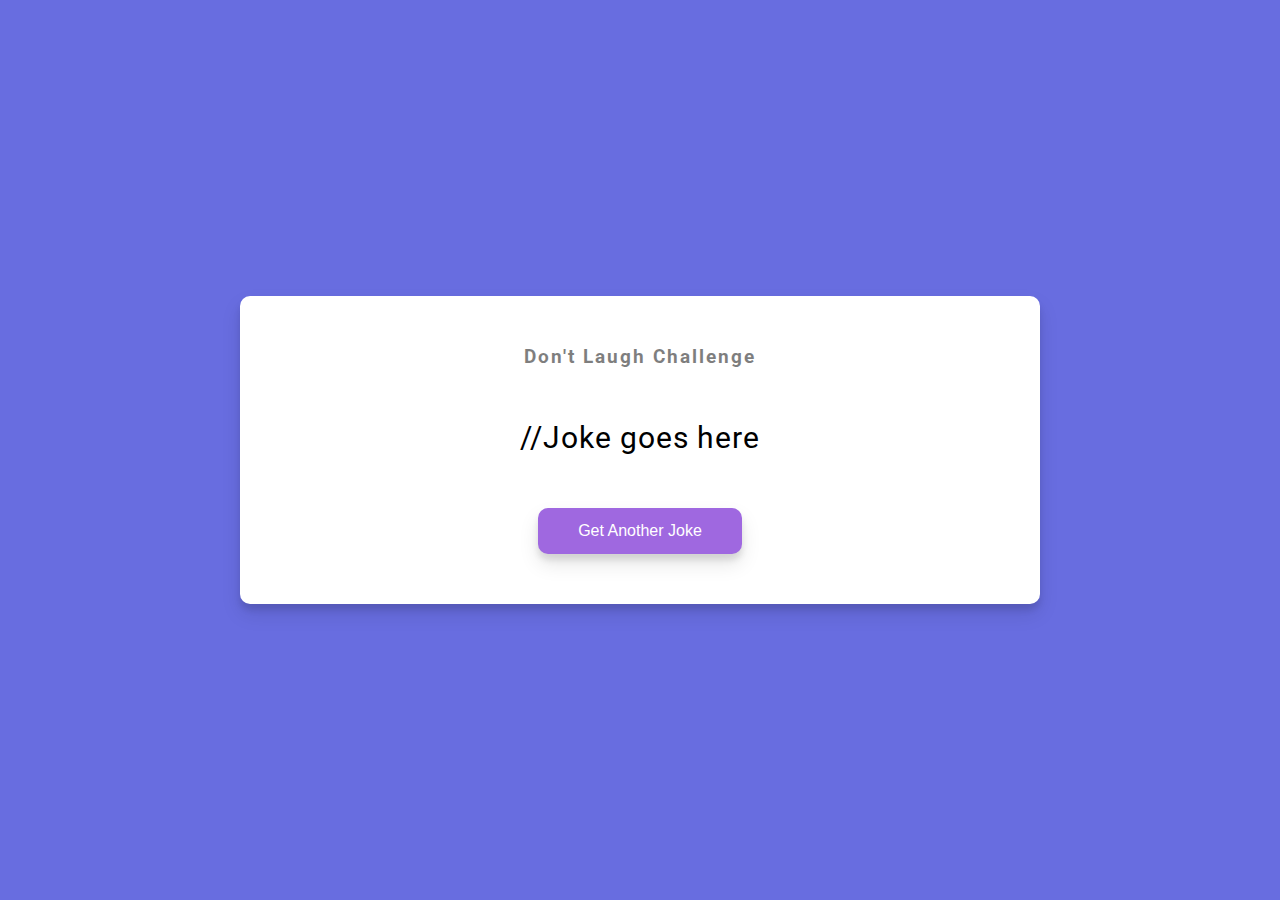
<file: dad-jokes/index.html>
<!DOCTYPE html>
<html lang="en">

<head>
    <meta charset="UTF-8">
    <meta name="viewport" content="width=device-width, initial-scale=1.0">
    <link rel="stylesheet" href="style.css">
    <title>Dad Jokes</title>
</head>

<body>
    <div class="container">
        <h3>Don't Laugh Challenge</h3>
        <div id="joke" class="joke">
            //Joke goes here
        </div>
        <button id="jokeBtn" class="btn">Get Another Joke</button>
    </div>
    <script src="js/script.js"></script>
</body>

</html>
</file>
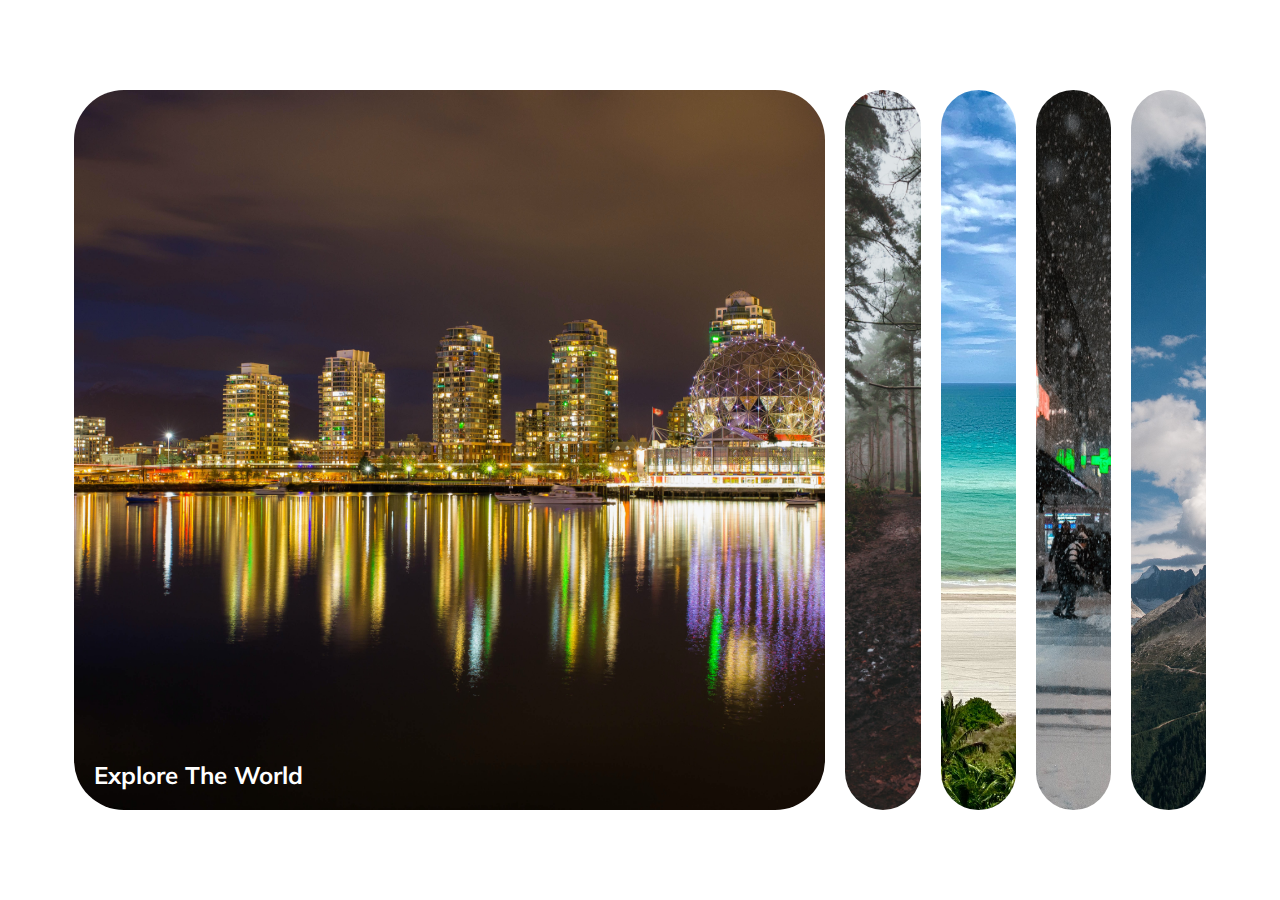
<file: expandingcards/index.html>
<!DOCTYPE html>
<html lang="en">

<head>
    <meta charset="UTF-8">
    <meta http-equiv="X-UA-Compatible" content="IE=edge">
    <meta name="viewport" content="width=device-width, 
    initial-scale=1.0">
    <link rel="stylesheet" href="https://cdnjs.cloudflare.com/
    ajax/libs/font-awesome/5.15.3/css/all.min.css" integrity="sha512-iBBXm8fW90+nuLcSKlbmrPcLa0OT92xO1BIsZ+ywDWZCvqsWgccV3gFoRBv0z+8dLJgyAHIhR35VZc2oM/gI
    1w==" crossorigin="anonymous" referrerpolicy="no-referrer" />
    <link rel="stylesheet" href="css/style.css">
    <title>Expanding Cards</title>
</head>

<body>
    <div class="container">
        <div class="panel active" style="background-image: url('./images/explore.jpg')">
            <h3>Explore The World</h3>
        </div>

        <div class="panel" style="background-image: url('./images/wild.jpg')">
            <h3>Wild Forest</h3>
        </div>

        <div class="panel" style="background-image: url('./images/beach.jpg')">
            <h3>Sunny Beach</h3>
        </div>

        <div class="panel" style="background-image: url('./images/snow.jpg')">
            <h3>City on Winter</h3>
        </div>

        <div class="panel" style="background-image: url('./images/mountain.jpg')">
            <h3>Mountains - Clouds</h3>
        </div>
    </div>






    <script src="js/script.js"></script>
</body>

</html>
</file>
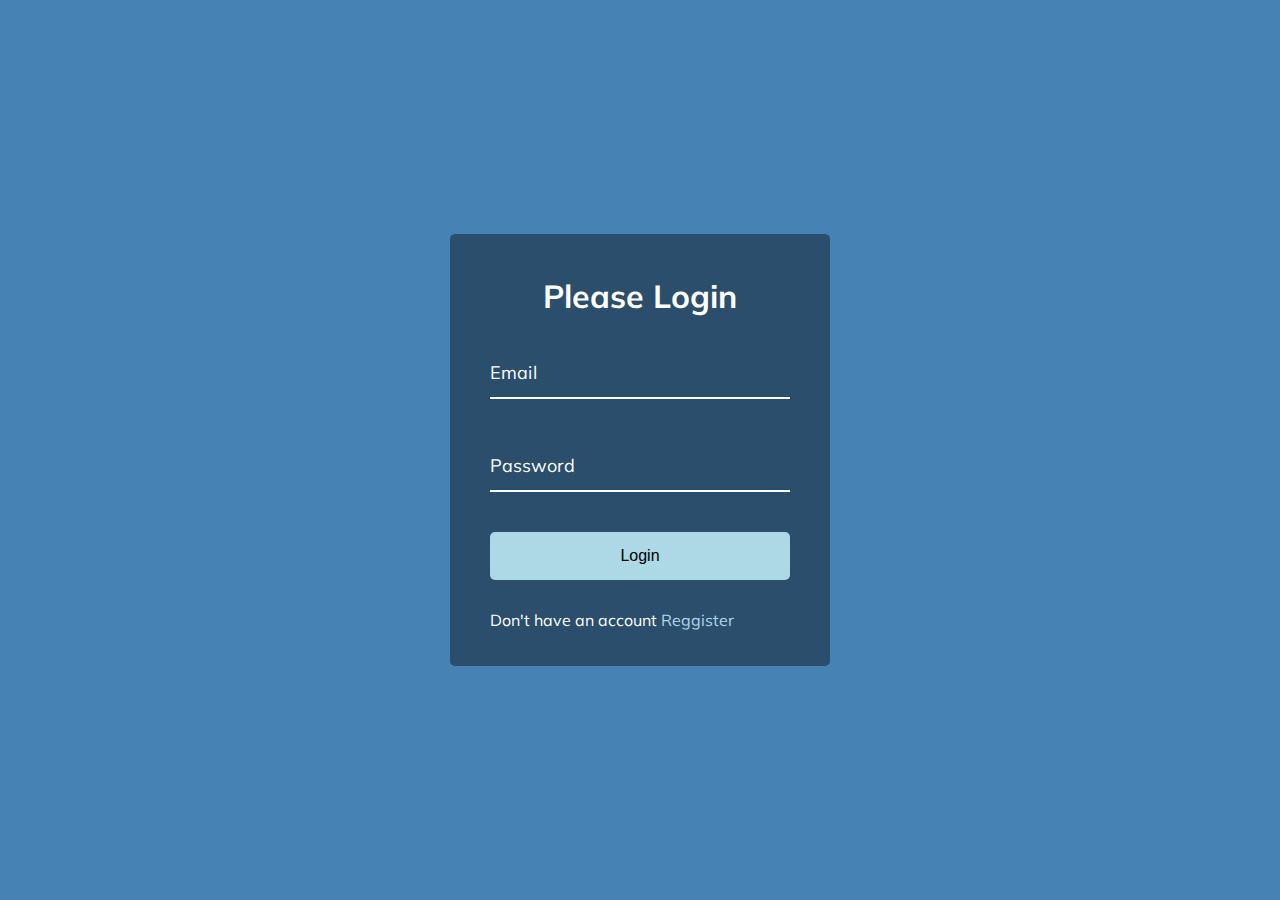
<file: form-input-wave/index.html>
<!DOCTYPE html>
<html lang="en">
<head>
    <meta charset="UTF-8">
    <meta http-equiv="X-UA-Compatible" content="IE=edge">
    <meta name="viewport" content="width=device-width, initial-scale=1.0">
    <link rel="stylesheet" href="style.css">
    <link rel="stylesheet" href="https://cdnjs.cloudflare.com/ajax/libs/font-awesome/5.15.3/css/all.min.css" integrity="sha512-iBBXm8fW90+nuLcSKlbmrPcLa0OT92xO1BIsZ+ywDWZCvqsWgccV3gFoRBv0z+8dLJgyAHIhR35VZc2oM/gI1w==" crossorigin="anonymous" referrerpolicy="no-referrer" />
    <title>Form Input Wave</title>
</head>
<body>
    <div class="container">
        <h1>Please Login</h1>
        <form>
            <div class="form-control">
               <input type="text" required=''>
               <label>Email</label> 
            </div>

            <div class="form-control">
                <input type="password" required=''>
                <label>Password</label>
                <!-- <label>
                    <span style="transition-delay: 0ms;">E</span>
                    <span style="transition-delay: 50ms;">m</span>
                    <span style="transition-delay: 100ms;">a</span>
                    <span style="transition-delay: 150ms;">i</span>
                    <span style="transition-delay: 200ms;">l</span>
                </label>  -->
             </div>

             <button class="btn">Login</button>

             <p class="text">Don't have an account <a href="#">Reggister</a> </p>
        </form>
    </div>
    <script src="js/script.js"></script>
</body>
</html>
</file>
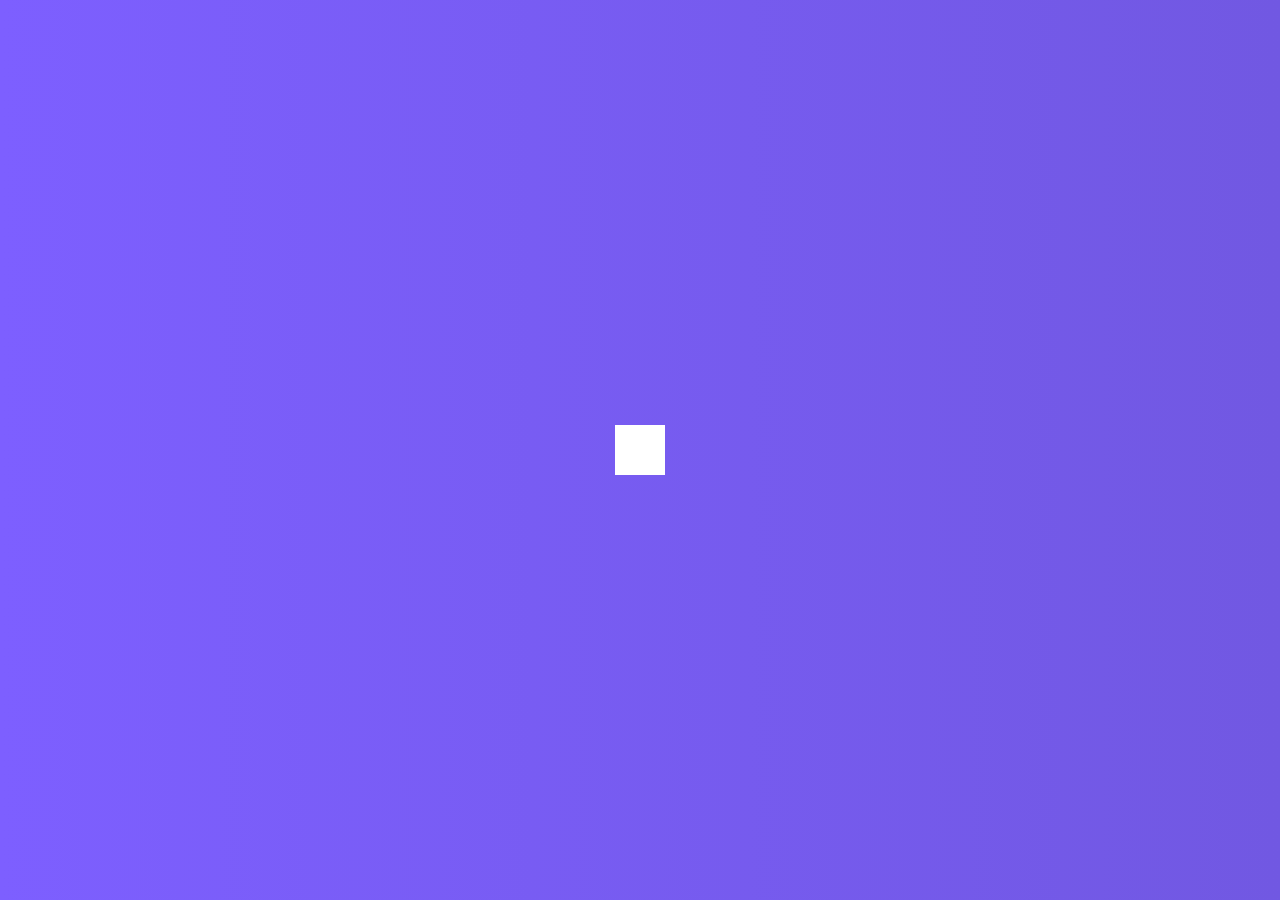
<file: hidden-search/index.html>
<!DOCTYPE html>
<html lang="en">

<head>
    <meta charset="UTF-8">
    <meta http-equiv="X-UA-Compatible" content="IE=edge">
    <meta name="viewport" content="width=device-width, 
    initial-scale=1.0">
    <link rel="stylesheet" href="https://cdnjs.cloudflare.com/ajax/libs/font-awesome/5.15.3/css/all.min.css" integrity="sha512-iBBXm8fW90+nuLcSKlbmrPcLa0OT92xO1BIsZ+ywDWZCvqsWgccV3gFoRBv0z+8dLJgyAHIhR35VZc2oM/gI1w==" crossorigin="anonymous" referrerpolicy="no-referrer" />
    <link rel="stylesheet" href="style.css">
    <title>Hidden Search</title>
</head>

<body>
    <div class="search">
        <input type="text" class="input" placeholder="search...">
        <button class="btn">
            <i class="fas fa-search"></i>
        </button>
    </div>

    <script src="js/script.js"></script>
</body>

</html>
</file>
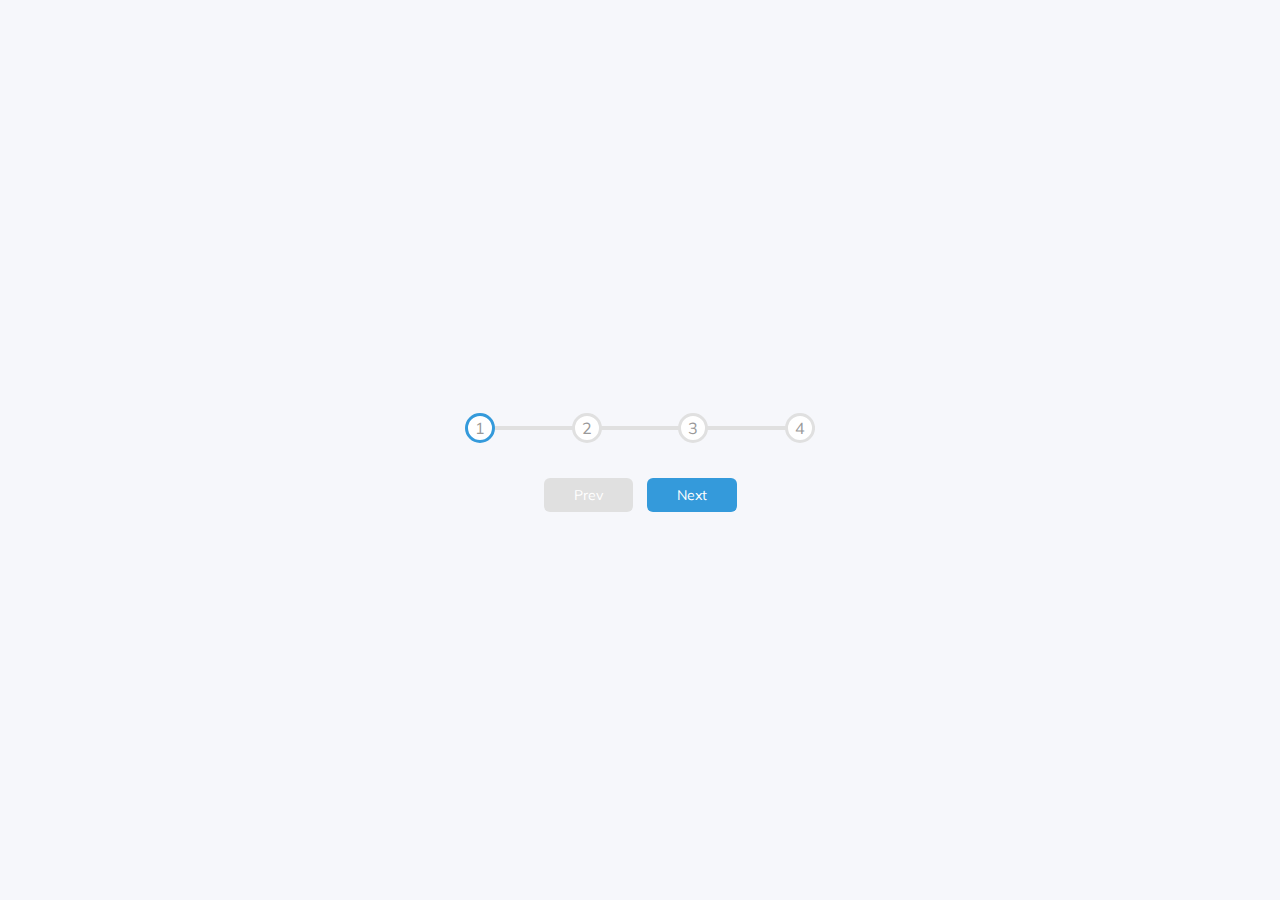
<file: progress_steps/index.html>
<!DOCTYPE html>
<html lang="en">

<head>
    <meta charset="UTF-8">
    <meta http-equiv="X-UA-Compatible" content="IE=edge">
    <meta name="viewport" content="width=device-width, initial-scale=1.0">
    <link rel="stylesheet" href="style.css">
    <title>Progress Steps</title>
</head>

<body>
    <div class="container">
        <div class="progress-container">
            <div class="progress" id="progress"></div>
            <div class="circle active">1</div>
            <div class="circle">2</div>
            <div class="circle">3</div>
            <div class="circle">4</div>
        </div>

        <button class="btn" id="prev" disabled>Prev</button>
        <button class="btn" id="next">Next</button>
    </div>


    <script src="js/script.js"></script>
</body>

</html>
</file>
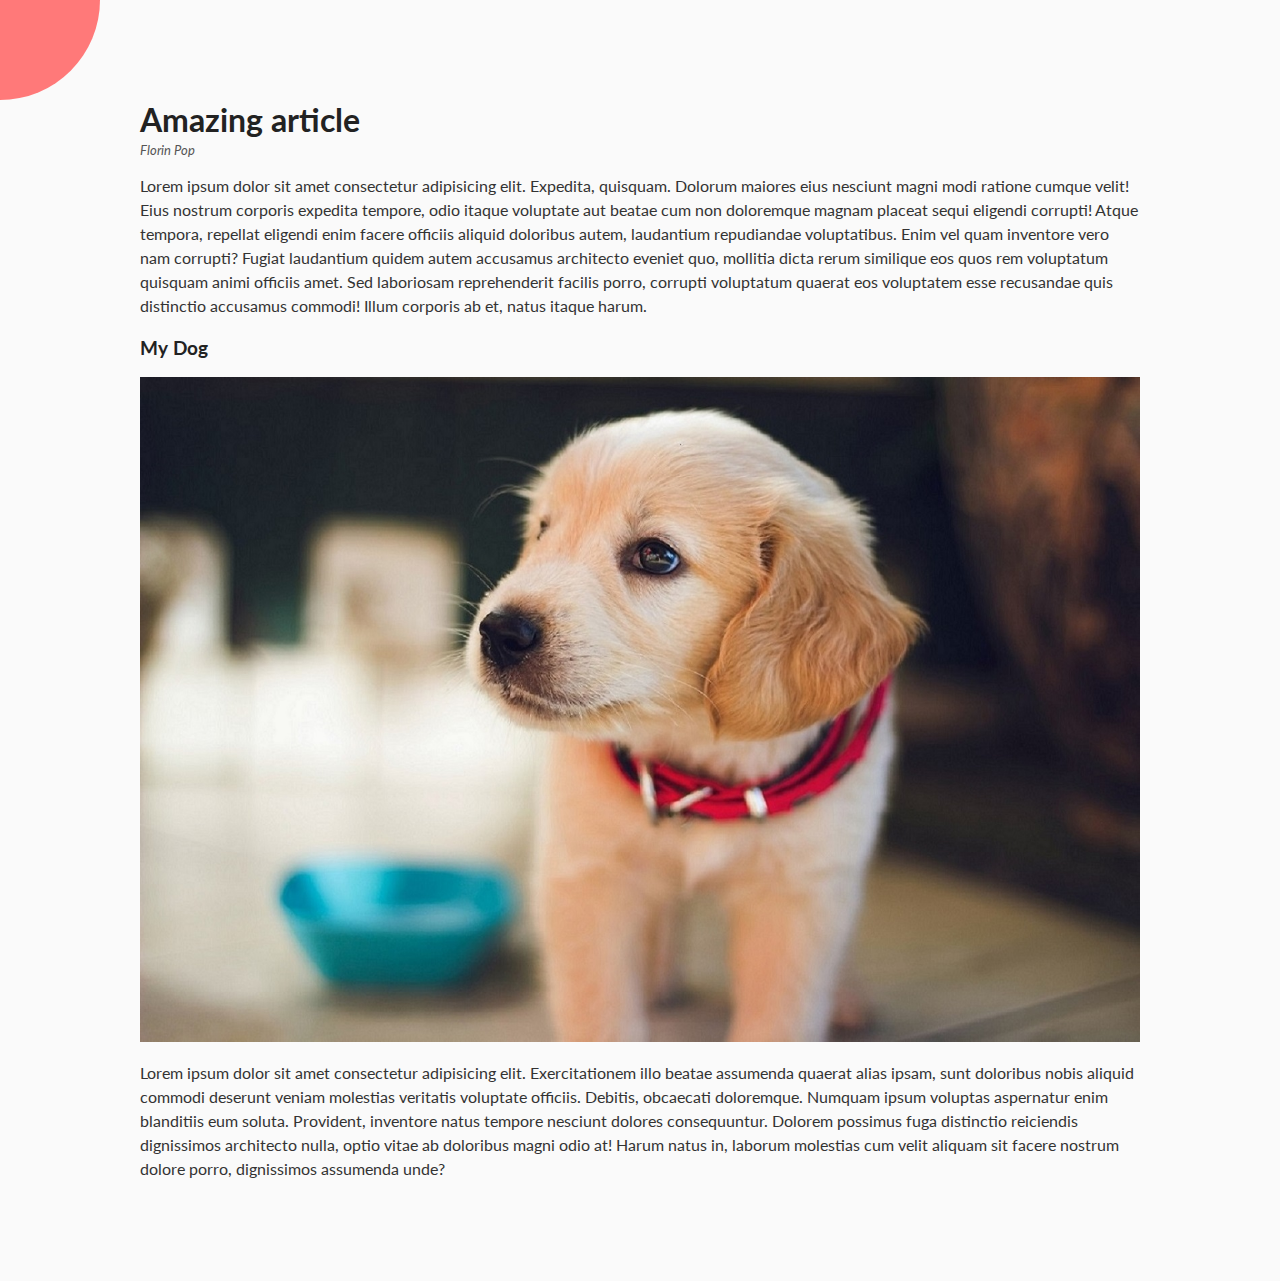
<file: rot_nav/index.html>
<!DOCTYPE html>
<html lang="en">

<head>
    <meta charset="UTF-8">
    <meta http-equiv="X-UA-Compatible" content="IE=edge">
    <meta name="viewport" content="width=device-width, 
    initial-scale=1.0">
    <link rel="stylesheet" href="https://cdnjs.cloudflare.com/ajax/libs/font-awesome/5.15.3/css/all.min.css" integrity="sha512-iBBXm8fW90+nuLcSKlbmrPcLa0OT92xO1BIsZ+ywDWZCvqsWgccV3gFoRBv0z+8dLJgyAHIhR35VZc2oM/gI1w==" crossorigin="anonymous" referrerpolicy="no-referrer" />
    <link rel="stylesheet" href="style.css">
    <title>Rotating Navigation</title>
</head>

<body>
    <div class="container">
        <div class="circle-container">
            <div class="circle">
                <button id="close">
                    <i class="fas fa-times"></i>
                </button>
                <button id="open">
                    <i class="fas fa-bars"></i>
                </button>
            </div>
        </div>

        <div class="content">
            <h1>Amazing article</h1>
            <small>Florin Pop</small>
            <p>Lorem ipsum dolor sit amet consectetur adipisicing elit. Expedita, quisquam. Dolorum maiores eius nesciunt magni modi ratione cumque velit! Eius nostrum corporis expedita tempore, odio itaque voluptate aut beatae cum non doloremque magnam placeat sequi eligendi corrupti! Atque tempora, repellat eligendi enim facere officiis aliquid doloribus autem, laudantium repudiandae voluptatibus. Enim vel quam inventore vero nam corrupti? Fugiat laudantium quidem autem accusamus architecto eveniet quo, mollitia dicta rerum similique eos quos rem voluptatum quisquam animi officiis amet. Sed laboriosam reprehenderit facilis porro, corrupti voluptatum quaerat eos voluptatem esse recusandae quis distinctio accusamus commodi! Illum corporis ab et, natus itaque harum.</p>

            <h3>My Dog</h3>
            <img src="images/dog.jpg" alt="doggy">
            <p>Lorem ipsum dolor sit amet consectetur adipisicing elit. Exercitationem illo beatae assumenda quaerat alias ipsam, sunt doloribus nobis aliquid commodi deserunt veniam molestias veritatis voluptate officiis. Debitis, obcaecati doloremque. Numquam ipsum voluptas aspernatur enim blanditiis eum soluta. Provident, inventore natus tempore nesciunt dolores consequuntur. Dolorem possimus fuga distinctio reiciendis dignissimos architecto nulla, optio vitae ab doloribus magni odio at! Harum natus in, laborum molestias cum velit aliquam sit facere nostrum dolore porro, dignissimos assumenda unde?</p>
        </div>
    </div>

    <nav>
        <ul>
            <li><i class="fas fa-home"></i>Home</li>
            <li><i class="fas fa-user-alt"></i>About</li>
            <li><i class="fas fa-envelope"></i>Contact</li>
        </ul>
    </nav>
    <script src="js/script.js"></script>
</body>

</html>
</file>
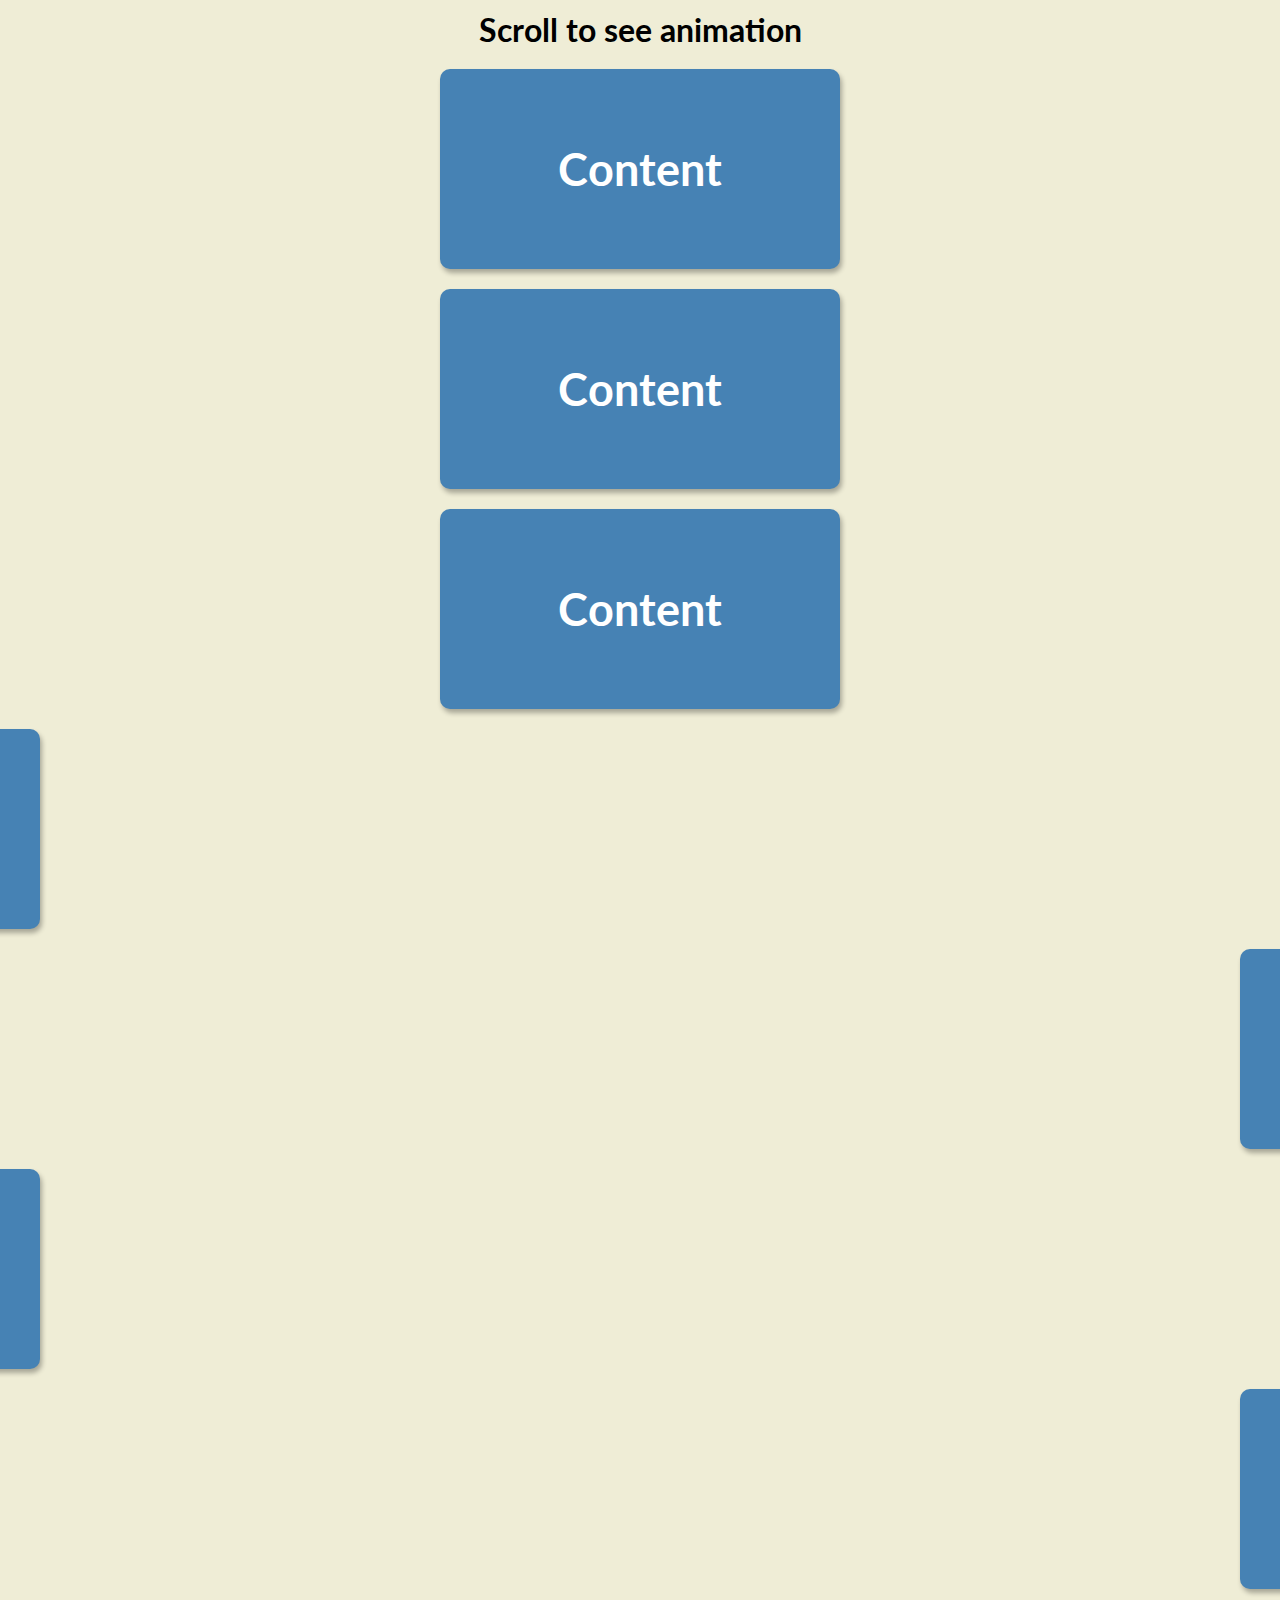
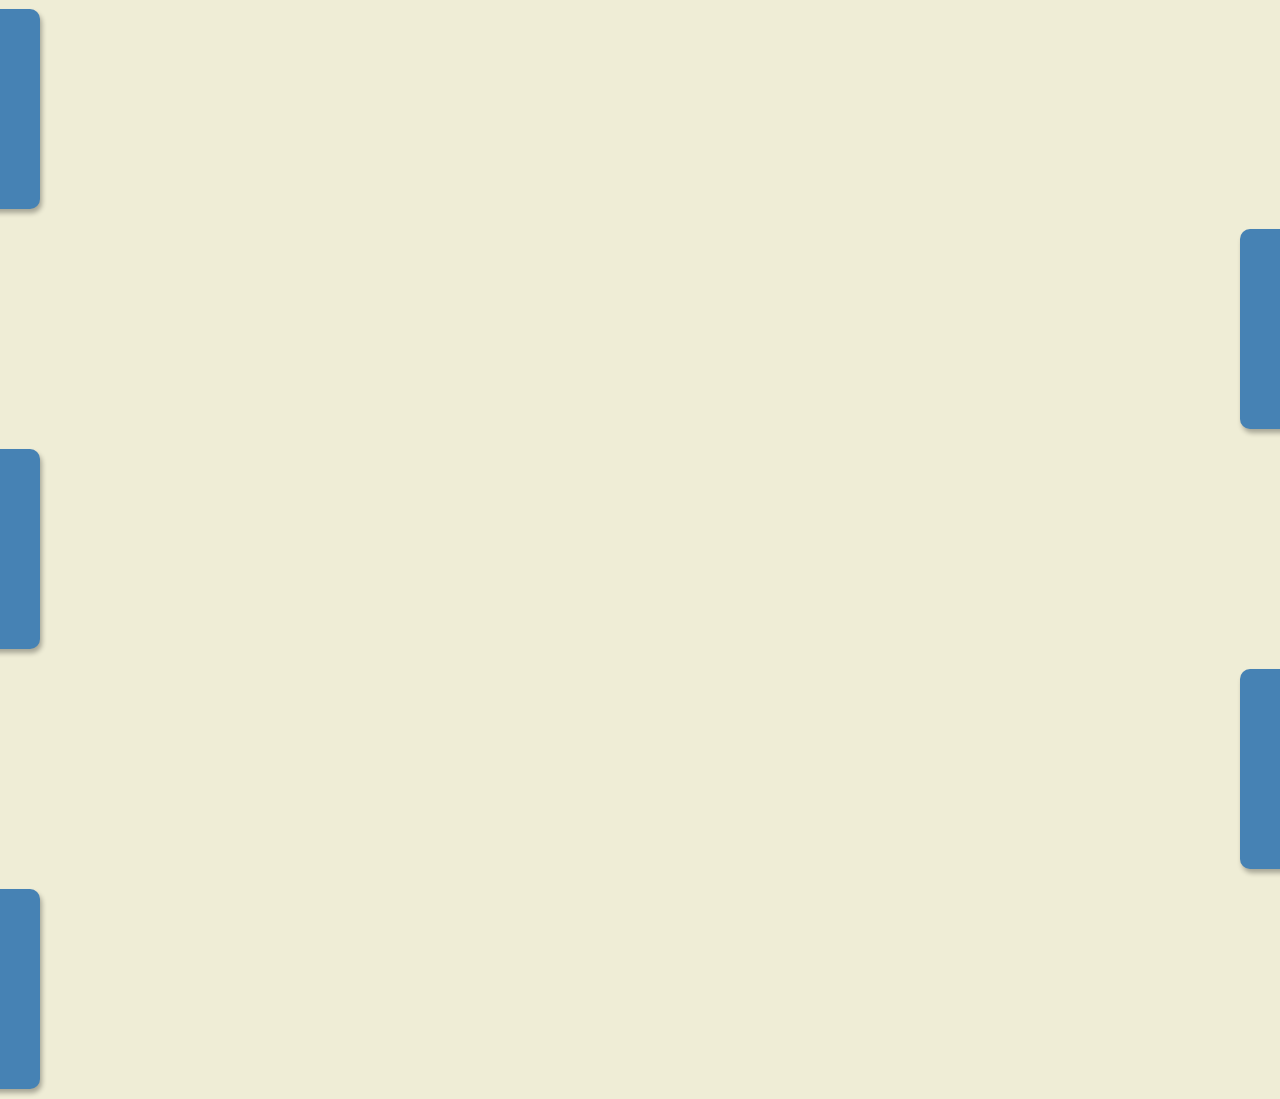
<file: scroll-animation/index.html>
<!DOCTYPE html>
<html lang="en">

<head>
    <meta charset="UTF-8">
    <meta http-equiv="X-UA-Compatible" content="IE=edge">
    <meta name="viewport" content="width=device-width,initial-scale=1.0">
    <link rel="stylesheet" href="style.css">
    <title>Scroll Animation</title>
</head>
<body>
    <h1>Scroll to see animation</h1>
    <div class="box"><h2>Content</h2></div>
    <div class="box"><h2>Content</h2></div>
    <div class="box"><h2>Content</h2></div>
    <div class="box"><h2>Content</h2></div>
    <div class="box"><h2>Content</h2></div>
    <div class="box"><h2>Content</h2></div>
    <div class="box"><h2>Content</h2></div>
    <div class="box"><h2>Content</h2></div>
    <div class="box"><h2>Content</h2></div>
    <div class="box"><h2>Content</h2></div>
    <div class="box"><h2>Content</h2></div>
    <div class="box"><h2>Content</h2></div>


    <script src="js/script.js"></script>
</body>
</html>
</file>
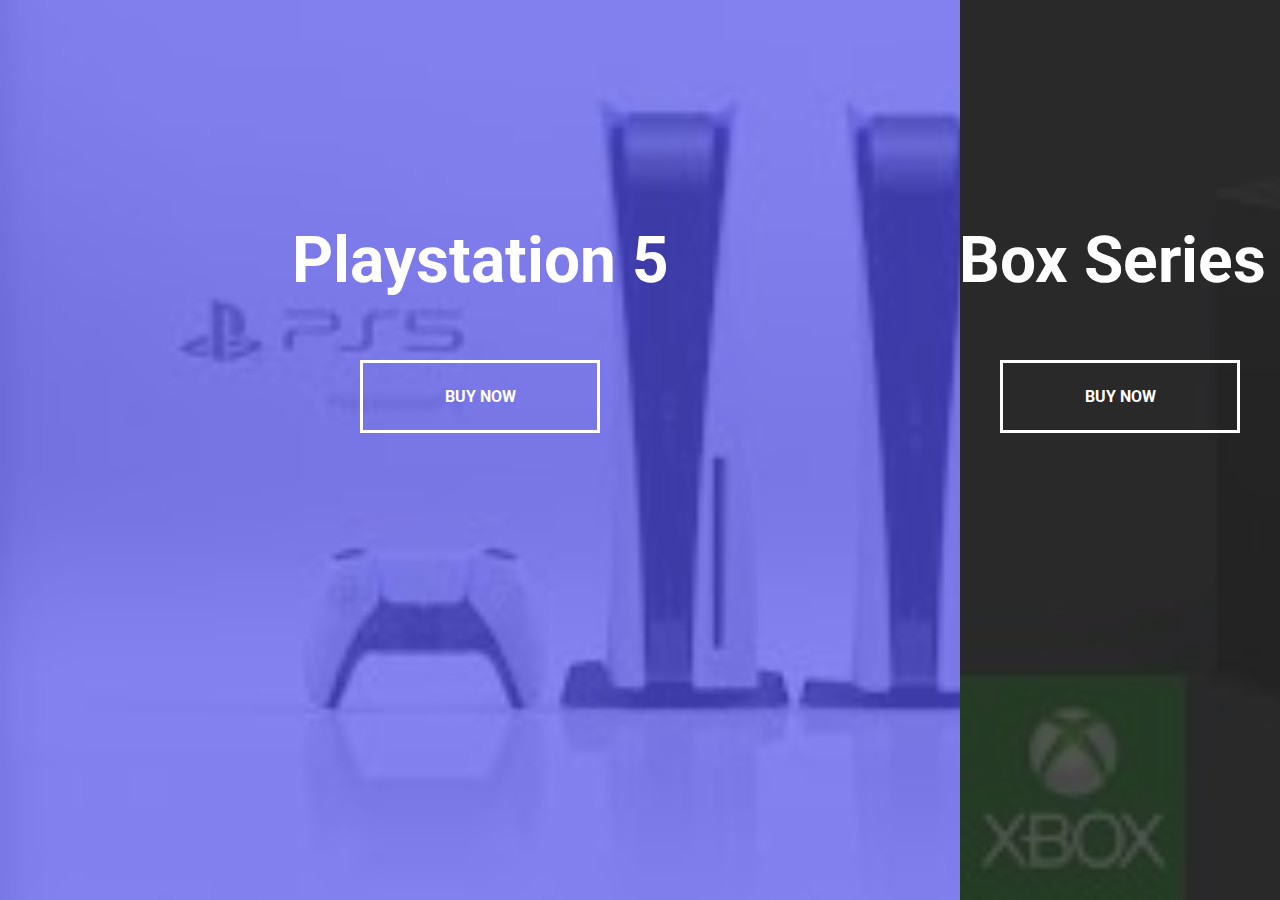
<file: split-landing/index.html>
<!DOCTYPE html>
<html lang="en">
<head>
    <meta charset="UTF-8">
    <meta http-equiv="X-UA-Compatible" content="IE=edge">
    <meta name="viewport" content="width=device-width, initial-scale=1.0">
    <link rel="stylesheet" href="style.css">
    <title>Split Landing Page</title>
</head>
<body>
    <div class="container">
      <div class="split left">
        <h1>Playstation 5</h1>
        <a href="#" class="btn">Buy Now</a>
      </div>
      <div class="split right">
        <h1>XBox Series X</h1>
        <a href="#" class="btn">Buy Now</a>
      </div>
    </div>

    <script src="js/script.js"></script>
</body>
</html>
</file>
<file: dad-jokes/style.css>
@import url("https://fonts.googleapis.com/css2?family=Roboto:wght@400;700&display=swap");

* {
  box-sizing: border-box;
}

body {
  background-color: #686de0;
  font-family: "Roboto", sans-serif;
  display: flex;
  flex-direction: column;
  align-items: center;
  justify-content: center;
  height: 100vh;
  overflow: hidden;
  margin: 0;
  padding: 20px;
}

.container {
    background-color: #fff;
    border-radius: 10px;
    box-shadow: 0 10px 20px rgba(0, 0, 0, 0.1), 0 6px 6px rgba(0, 0, 0, 0.1);
    padding: 50px 20px;
    text-align: center;
    max-width: 100%;
    width: 800px;
}

h3 {
    margin: 0;
    opacity: 0.5;
    letter-spacing: 2px;
}

.joke {
    font-size: 30px;
    letter-spacing: 1px;
    line-height: 40px;
    margin: 50px auto;
    max-width: 600px;
}

.btn {
    background-color: #9F68E0;
    color: #fff;
    border: 0;
    border-radius: 10px;
    box-shadow: 0 10px 20px rgba(0, 0, 0, 0.1), 0 6px 6px rgba(0, 0, 0, 0.1);
    padding: 14px 40px;
    font-size: 16px;
    cursor: pointer;
}

.btn:active {
    transform: scale(0.98);
}

.btn:focus {
    outline: 0;
}
</file>
<file: expandingcards/css/style.css>
@import url("https://fonts.googleapis.com/css?family=Muli&display=swap");

* {
  box-sizing: border-box;
}

body {
  font-family: "Muli", sans-serif;
  display: flex;
  align-items: center;
  justify-content: center;
  height: 100vh;
  overflow: hidden;
  margin: 0;
}

.container {
  display: flex;
  width: 90vw;
}

.panel {
  background-size: auto 100%;
  background-position: center;
  background-repeat: no-repeat;
  height: 80vh;
  border-radius: 50px;
  color: white;
  cursor: pointer;
  flex: 0.5;
  margin: 10px;
  position: relative;
  transition: flex 0.7s ease-in;
}

.panel h3 {
  font-size: 24px;
  position: absolute;
  bottom: 20px;
  left: 20px;
  margin: 0;
  opacity: 0;
}

.panel.active {
  flex: 5;
}

.panel.active h3 {
  opacity: 1;
  transition: opacity 0.3s ease-in 0.4s;
}

@media (max-width: 480px) {
  .container {
    width: 100vw;
  }

  .panel:nth-of-type(4),
  .panel:nth-of-type(5) {
    display: none;
  }
}
</file>
<file: form-input-wave/style.css>
@import url("https://fonts.googleapis.com/css2?family=Muli&display=swap");

* {
  box-sizing: border-box;
}

body {
   background-color: steelblue;
   color: #fff;
   font-family: "Muli", sans-serif;
   display: flex;
   flex-direction: column;
   align-items: center;
   justify-content: center;
   height: 100vh;
   overflow: hidden;
   margin: 0;
}

.container {
    background-color: rgba(0, 0, 0, 0.4);
    padding: 20px 40px;
    border-radius: 5px;
}

.container h1 {
    text-align: center;
    margin-bottom: 30px;
}

.container a {
    text-decoration: none;
    color: lightblue;
}

.btn {
    cursor: pointer;
    display: inline-block;
    width: 100%;
    background: lightblue;
    padding: 15px;
    font-size: inherit;
    font-size: 16px;
    border: 0;
    border-radius: 5px;
}

.btn:focus {
    outline: 0;
}

.btn:active {
    transform: scale(0.98);
}

.text {
    margin-top: 30px;
}

.form-control {
    position: relative;
    margin: 20px 0 40px;
    width: 300px;
}

.form-control input {
    background-color: transparent;
    border: 0;
    border-bottom: 2px #fff solid;
    display: block;
    width: 100%;
    padding: 15px 0;
    font-size: 18px;
    color: #fff;
}

.form-control input:focus, .form-control input:valid {
    outline: 0;
}

.form-control label {
    position: absolute;
    top: 15px;
    left: 0;
}

.form-control label span {
    display: inline-block;
    font-size: 18px;
    min-width: 5px;
    transition: 0.3s cubic-bezier(0.68, -0.55, 0.265, 1.55);
}

.form-control input:focus + label span, .form-control input:valid + label span {
    color: lightblue;
    transform: translateY(-30px);
}
</file>
<file: hidden-search/style.css>
@import url("https://fonts.googleapis.com/css2?family=Roboto:wght@400;700&display=swap");

* {
  box-sizing: border-box;
}

body {
  background-image: linear-gradient(90deg,#7d5fff,#7158e2);
  font-family: "Roboto", sans-serif;
  display: flex;
  align-items: center;
  justify-content: center;
  height: 100vh;
  overflow: hidden;
  margin: 0;
}

.search {
  position: relative;
  height: 50px;
}

.search .input {
  background-color: #fff;
  border: 0;
  font-size: 18px;
  padding: 15px;
  height: 50px;
  width: 50px;
  transition: width 0.3s ease;
}

.btn {
  background-color: #fff;
  border: 0;
  cursor: pointer;
  font-size: 24px;
  position: absolute;
  top: 0;
  left: 0;
  height: 50px;
  width: 50px;
  transition: transform 0.3s ease;
}

.btn:focus, .input:focus {
  outline: none;
}

.search.active .input {
  width: 200px;
}

.search.active .btn {
  transform: translateX(198px);
}
</file>
<file: progress_steps/style.css>
@import url("https://fonts.googleapis.com/css?family=Muli&display=swap");

:root {
  --line-border-fill: #349adb;
  --line-border-empty: #e0e0e0;
}

* {
  box-sizing: border-box;
}

body {
  background-color: #f6f7fb;
  font-family: "Muli", sans-serif;
  display: flex;
  align-items: center;
  justify-content: center;
  height: 100vh;
  overflow: hidden;
  margin: 0;
}

.container {
  text-align: center;
}

.progress-container {
  display: flex;
  justify-content: space-between;
  position: relative;
  margin: 30px;
  max-width: 100%;
  width: 350px;
}

.progress-container::before {
  content: "";
  background-color: var(--line-border-empty);
  position: absolute;
  top: 50%;
  left: 0;
  transform: translateY(-50%);
  height: 4px;
  width: 100%;
  z-index: -1;
}

.progress {
  background-color: var(--line-border-fill);
  position: absolute;
  top: 50%;
  left: 0;
  transform: translateY(-50%);
  height: 4px;
  width: 0%;
  z-index: -1;
  transform: 0.4s ease;
}

.circle {
  background-color: #fff;
  color: #999;
  border-radius: 50%;
  height: 30px;
  width: 30px;
  display: flex;
  align-items: center;
  justify-content: center;
  border: 3px solid var(--line-border-empty);
  transition: 0.4s ease;
}

.circle.active {
  border-color: var(--line-border-fill);
}

.btn {
  background-color: var(--line-border-fill);
  color: #fff;
  border: 0;
  border-radius: 6px;
  cursor: pointer;
  font-family: inherit;
  padding: 8px 30px;
  margin: 5px;
  font-size: 14px;
}

.btn:active {
  transform: scale(0.98);
}

.btn:focus {
  outline: 0;
}

.btn:disabled {
  background-color: var(--line-border-empty);
  cursor: not-allowed;
}
</file>
<file: rot_nav/style.css>
@import url("https://fonts.googleapis.com/css2?family=Lato&display=swap");

* {
  box-sizing: border-box;
}

body {
  font-family: "Lato", sans-serif;
  overflow-x: hidden;
  background-color: #333;
  color: #222;
  margin: 0;
}

.container {
  background-color: #fafafa;
  transform-origin: top left;
  transition: transform 0.5s linear;
  width: 100vw;
  min-height: 100vh;
  padding: 50px;
}

.container.show-nav {
  transform: rotate(-20deg);
}

.circle-container {
  position: fixed;
  top: -100px;
  left: -100px;
}

.circle {
  background-color: #ff7979;
  height: 200px;
  width: 200px;
  border-radius: 50%;
  position: relative;
  transition: transform 0.5s linear;
}

.container.show-nav .circle {
  transform: rotate(-70deg);
}

.circle button {
  cursor: pointer;
  position: absolute;
  top: 50%;
  left: 50%;
  height: 100px;
  background: transparent;
  border: 0;
  font-size: 26px;
  color: #fff;
}

.circle button:focus {
  outline: none;
}

.circle button#open {
  left: 60%;
}

.circle button#close {
  top: 60%;
  transform: rotate(90deg);
  transform-origin: top left;
}

.container.show-nav + nav li {
  transform: translateX(0);
  transition-delay: 0.3s;
}

nav {
  position: fixed;
  bottom: 40px;
  left: 0;
  z-index: 100;
}

nav ul {
  list-style-type: none;
  padding-left: 30px;
}

nav ul li {
  text-transform: uppercase;
  color: #fff;
  margin: 40px 0;
  transform: translateX(-100%);
  transition: transform 0.4s ease-in;
}

nav ul li i {
  font-size: 20px;
  margin-right: 10px;
}

nav ul li + li {
  margin-left: 15px;
  transform: translateX(-150%);
}

nav ul li + li + li {
  margin-left: 30px;
  transform: translateX(-200%);
}

.content img {
  max-width: 100%;
}

.content {
  max-width: 1000px;
  margin: 50px auto;
}

.content h1 {
  margin: 0;
}

.content small {
  color: #555;
  font-style: italic;
}

.content p {
  color: #333;
  line-height: 1.5;
}
</file>
<file: scroll-animation/style.css>
@import url("https://fonts.googleapis.com/css2?family=Lato&display=swap");

* {
  box-sizing: border-box;
}

body {
    background-color: #efedd6;
  font-family: "Lato", sans-serif;
  display: flex;
  flex-direction: column;
  align-items: center;
  justify-content: center;
  margin: 0;
  overflow-x: hidden;
}

h1 {
    margin: 10px;
}

.box {
    background-color: steelblue;
    color: #fff;
    display: flex;
    align-items: center;
    justify-content: center;
    width: 400px;
    height: 200px;
    margin: 10px;
    border-radius: 10px;
    box-shadow: 2px 4px 5px rgba(0, 0, 0, 0.3);
    transform: translateX(200%);
    transition: transform 0.4s ease;
}

.box:nth-of-type(even) {
    transform: translateX(-200%);  
}

.box.show {
    transform: translateX(0);
}

.box h2 {
    font-size: 45px;
}
</file>
<file: split-landing/style.css>
@import url("https://fonts.googleapis.com/css2?family=Roboto:wght@400;700&display=swap");

:root {
    --left-bg-color: rgba(87, 84, 236, 0.7);
    --right-bg-color: rgba(43, 43, 43, 0.8);
    --letf-btn-hover-color: rgba(87, 84, 236, 1);
    --right-btn-hover-color: rgba(28, 122, 28, 1);
    --hover-width: 75%;
    --other-width: 25%;
    --speed: 1000ms;
}

* {
  box-sizing: border-box;
}

body {
  font-family: "Roboto", sans-serif;
  height: 100vh;
  overflow: hidden;
  margin: 0;
}

h1 {
    font-size: 4rem;
    color: #fff;
    position: absolute;
    left: 50%;
    top: 20%;
    transform: translateX(-50%);
    white-space: nowrap;
}

.btn {
    position: absolute;
    display: flex;
    align-items: center;
    justify-content: center;
    left: 50%;
    top: 40%;
    transform: translateX(-50%);
    text-decoration: none;
    color: #fff;
    border: #fff solid 0.2rem;
    font-size: 1rem;
    font-weight: bold;
    text-transform: uppercase;
    width: 15rem;
    padding: 1.5rem;
}

.split.left .btn:hover {
    background-color: var(--letf-btn-hover-color);
    border-color: var(--letf-btn-hover-color);
}

.split.right .btn:hover {
    background-color: var(--right-btn-hover-color);
    border-color: var(--right-btn-hover-color);
}

.container {
    position: relative;
    width: 100%;
    height: 100%;
    background: #333;
}

.split {
    position: absolute;
    width: 50%;
    height: 100%;
    overflow: hidden;
}

.split.left {
    left: 0;
    background: url(images/ps5.jpg);
    background-repeat: no-repeat;
    background-size: cover;
}

.split.left::before {
    content: '';
    position: absolute;
    width: 100%;
    height: 100%;
    background-color: var(--left-bg-color);
}

.split.right {
    right: 0;
    background: url(images/xbox.jpg);
    background-repeat: no-repeat;
    background-size: cover;
}

.split.right::before {
    content: '';
    position: absolute;
    width: 100%;
    height: 100%;
    background-color: var(--right-bg-color);
}

.split.right, .split.left, .split.right::before, .split.left::before {
    transition: all var(--speed) ease-in-out;
}

.hover-left .left {
    width: var(--hover-width);
}

.hover-left .right {
    width: var(--other-width);
}

.hover-right .right {
    width: var(--hover-width);
}

.hover-right .left {
    width: var(--other-width);
}

@media(max-width: 500px) {
    h1 {
        font-size: 1rem;
        top: 20%;
    }

    .btn {
        padding: 1rem;
        width: 8rem;
    }
}
</file>
